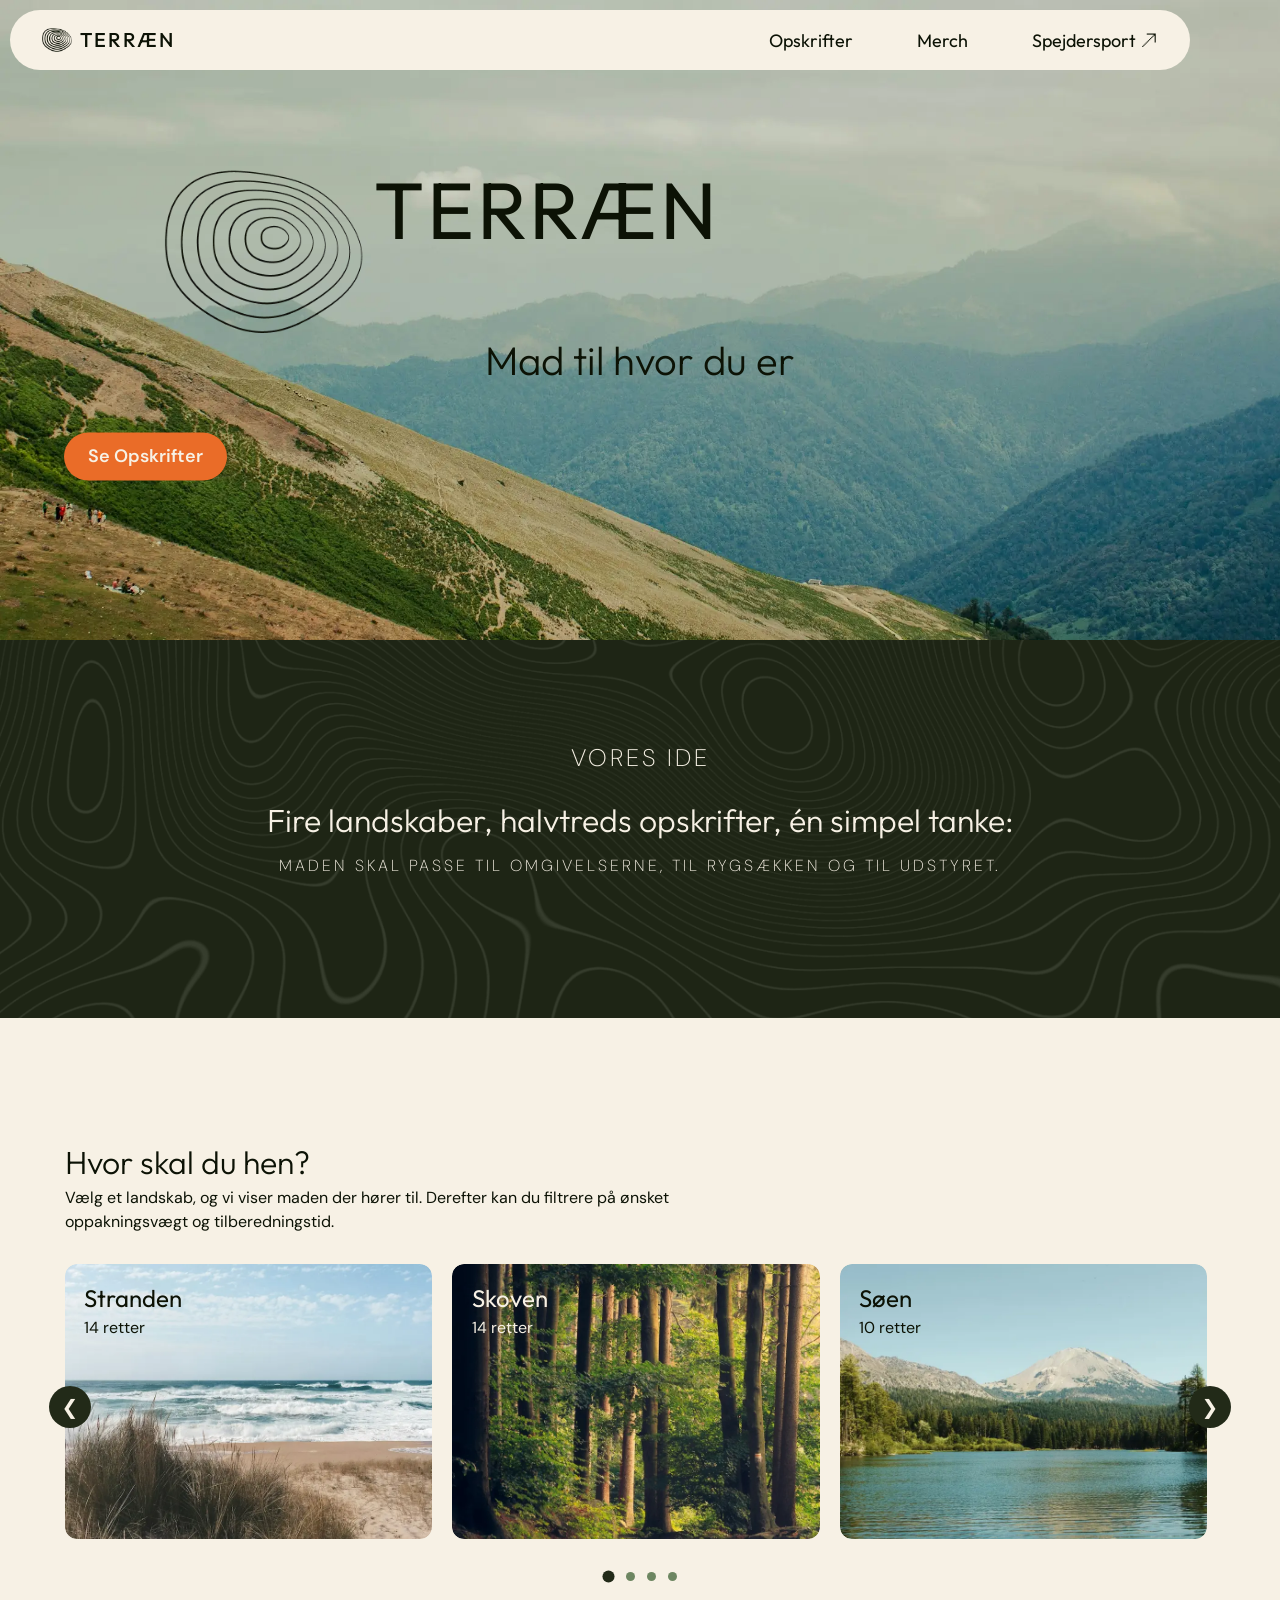
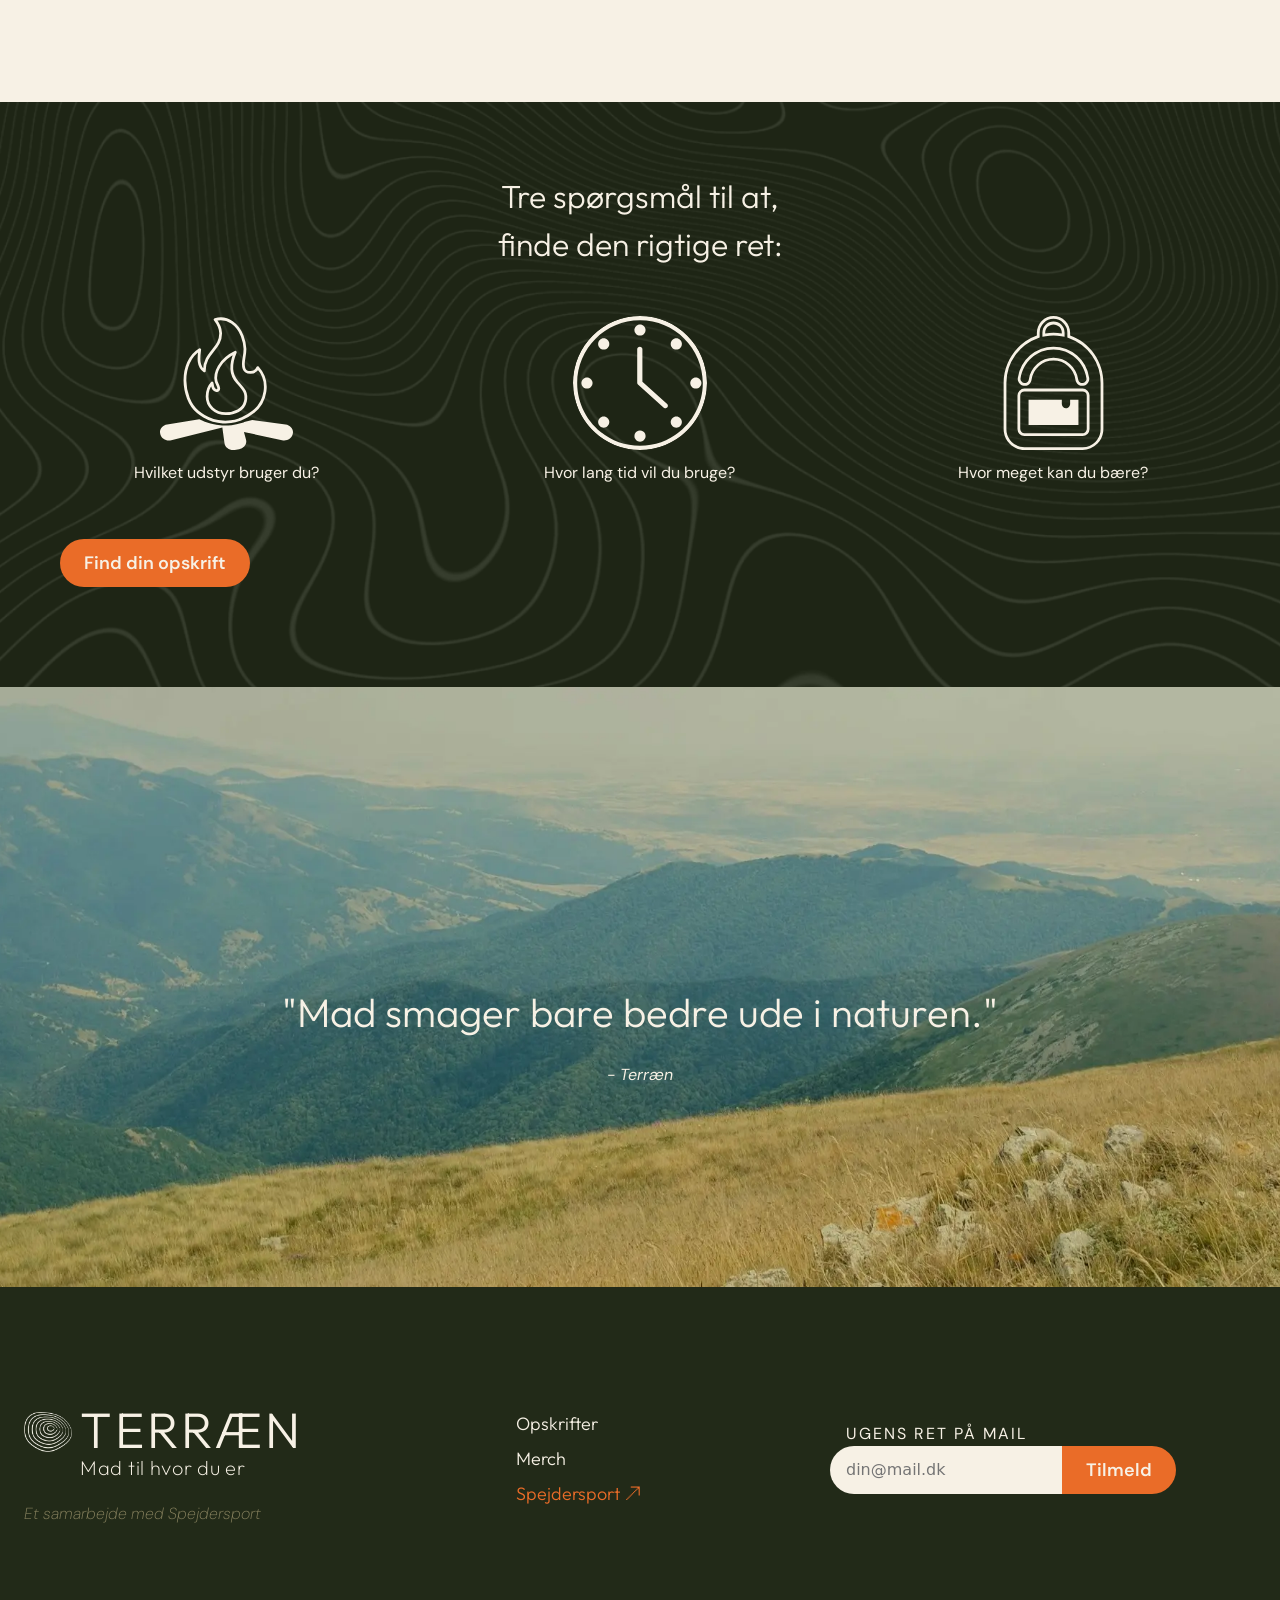
<file: index.html>
<!doctype html>
<html lang="da">

<head>
    <meta charset="UTF-8" />
    <meta name="viewport" content="width=device-width, initial-scale=1.0" />
    <link rel="preconnect" href="https://fonts.googleapis.com" />
    <link rel="preconnect" href="https://fonts.gstatic.com" crossorigin />
    <link
        href="https://fonts.googleapis.com/css2?family=DM+Sans:ital,opsz,wght@0,9..40,100..1000;1,9..40,100..1000&family=Outfit:wght@100..900&display=swap"
        rel="stylesheet" />
    <link rel="stylesheet" href="css/custom.css" />
    <link rel="stylesheet" href="css/general.css" />
    <link rel="stylesheet" href="css/index.css" />
    <meta name="robots" content="noindex, nofollow" />
    <link rel="apple-touch-icon" sizes="180x180" href="favicon/apple-touch-icon.png" />
    <link rel="icon" type="image/png" sizes="32x32" href="favicon/favicon-32x32.png" />
    <link rel="icon" type="image/png" sizes="16x16" href="favicon/favicon-16x16.png" />
    <link rel="manifest" href="favicon/site.webmanifest" />
    <script src="js/generel.js" defer></script>
    <script src="js/index.js" defer></script>
    <title>Forside</title>
</head>

<body>
    <header>
        <nav class="headernav">
            <a href="index.html" class="logo">
                <img src="imgs/logo-sort.webp"
                    alt="Logo for Terræn, en bølget spiral inspireret af et topografisk kort." />
                <p class="logo-txt">Terræn</p>
            </a>
            <button class="menuikon" aria-label="Åben mobil menu">
                <span class="toplinje"></span>
                <span class="midterlinje"></span>
                <span class="bundlinje"></span>
            </button>
            <ul class="headermenu">
                <li><span class="line"></span></li>
                <li><a class="navlink" href="productlist.html">Opskrifter</a></li>
                <li><span class="line"></span></li>
                <li><a class="navlink" href="merch.html">Merch</a></li>
                <li><span class="line"></span></li>
                <li><a class="navlink p-btm" href="https://www.spejdersport.dk/" target="_blank">Spejdersport
                        &#129125;</a></li>
            </ul>
        </nav>
    </header>
    <main>
        <section class="hero">
            <img src="imgs/hero.webp" alt="Et billede af en masse bjerge">
            <div class="hero_text">
                <div class="logo_text">
                    <img src="imgs/hero-logo.webp" alt="Terræn logo">
                    <h1>TERRÆN</h1>
                </div>
                <h2>Mad til hvor du er</h2>
                <a href="productlist.html" class="cta-btn">Se Opskrifter</a>
            </div>
        </section>

        <div class="our_idea first_idea">
            <!-- <img class="detail" src="imgs/pattern.webp" alt="et buende mønster oven på grøn farve"> -->
            <p class="caps_thin ide">Vores ide</p>
            <h3>Fire landskaber, halvtreds opskrifter, én simpel tanke:</h3>
            <p class="food_ide">Maden skal passe til omgivelserne, til rygsækken og til udstyret.</p>
        </div>
        <section class="gallery_section">
            <h3>Hvor skal du hen?</h3>
            <p>Vælg et landskab, og vi viser maden der hører til. Derefter kan du filtrere på ønsket oppakningsvægt og
                tilberedningstid.
            </p>
            <div class="gallery_wrapper">
                <button class="gallery_arrow prev" aria-label="Scroll til forrige billeder">&#10094;</button>
                <div class="gallery_track" id="galleryTrack">
                    <article class="gallery_card">
                        <a href="productlist.html">
                            <div class="gallery_image_wrap">
                                <img src="imgs/beach.webp"
                                    alt="Et billede af en sand banke med marehalm, og havet i baggrunden">
                                <div class="gallery_overlay hover beach">
                                    <h4>Stranden</h4>
                                    <p>14 retter <i class="right arrow"></i></p>
                                    <div class="hover_text">
                                        <p>Lyden af vinden, smagen af havet.</p>
                                    </div>
                                </div>
                            </div>
                        </a>
                    </article>

                    <article class="gallery_card">
                        <a href="productlist.html">
                            <div class="gallery_image_wrap">
                                <img src="imgs/forest.webp" alt="Et billede af en lysning i en løvtæt skov">
                                <div class="gallery_overlay hover forest">
                                    <h4>Skoven</h4>
                                    <p>14 retter <i class="right arrow"></i></p>
                                    <div class="hover_text">
                                        <p>Fugle, sol, skygge og duften af bål.</p>
                                    </div>
                                </div>
                            </div>
                        </a>
                    </article>

                    <article class="gallery_card">
                        <a href="productlist.html">
                            <div class="gallery_image_wrap">
                                <img src="imgs/lake.webp"
                                    alt="Et billede af en sø med skov og bjerge på den modsatte søbred">
                                <div class="gallery_overlay hover">
                                    <h4>Søen</h4>
                                    <p>10 retter <i class="right arrow"></i></p>
                                    <div class="hover_text">
                                        <p>Ro ved vandet. Morgenmad, rejer og søde stunder.</p>
                                    </div>
                                </div>
                            </div>
                        </a>
                    </article>

                    <article class="gallery_card">
                        <a href="productlist.html">
                            <div class="gallery_image_wrap">
                                <img src="imgs/mountain.webp"
                                    alt="Et billede af forskellige bjergrygge og lavthængende skyer">
                                <div class="gallery_overlay hover">
                                    <h4>Bjergene</h4>
                                    <p class="light">14 retter <i class="right arrow"></i></p>
                                    <div class="hover_text">
                                        <p>Adrenelin i højderne. Mad med god energi.</p>
                                    </div>
                                </div>
                            </div>
                        </a>
                    </article>

                </div>
                <button class="gallery_arrow next" aria-label="Scroll til næste billede">&#10095;</button>
            </div>
            <div class="gallery_dots" id="galleryDots">
                <button class="dot active" aria-label="Første position"></button>
                <button class="dot" aria-label="Anden position"></button>
                <button class="dot" aria-label="Tredje position"></button>
                <button class="dot" aria-label="Fjerde position"></button>
            </div>
        </section>

        <div class="our_idea">
            <!-- <img class="detail" src="imgs/pattern.webp" alt="et buende mønster oven på grøn farve"> -->
            <h3>Tre spørgsmål til at,</h3>
            <h3>finde den rigtige ret:</h3>
            <div class="q_icons">
                <div>
                    <img src="imgs/fire_symbol.svg" alt="Et ikon der ligner et bål">
                    <p>Hvilket udstyr bruger du?</p>
                </div>
                <div>
                    <img src="imgs/clock_symbol.svg" alt="Et ikon der ligner et vægur">
                    <p>Hvor lang tid vil du bruge?</p>
                </div>
                <div>
                    <img src="imgs/backpack_symbol.svg" alt="Et ikon der ligner en rygsæk">
                    <p>Hvor meget kan du bære?</p>
                </div>
            </div>
            <a href="productlist.html" class="cta-btn qa">Find din opskrift</a>
        </div>

        <div class="citat">
            <img src="imgs/banner.webp" alt="Et billede af en bjergryg i front med flere bjergrygge i baggrunden">
            <h2>"Mad smager bare bedre ude i naturen."</h2>
            <p>- <i>Terræn</i></p>
        </div>


    </main>

    <footer>
        <nav class="footernav">
            <a class="logo-link" href="index.html">
                <div class="logo">
                    <img src="imgs/logo-hvid.webp"
                        alt="Logo for Terræn, en bølget spiral inspireret af et topografisk kort." />
                    <div class="logo-txt-box">
                        <p class="footerlogo">Terræn</p>
                        <p class="logo-txt">Mad til hvor du er</p>
                    </div>
                    <p class="samarbejde">Et samarbejde med Spejdersport</p>
                </div>
            </a>
            <ul class="footermenu">
                <li><a class="navlink" href="productlist.html">Opskrifter</a></li>
                <li><a class="navlink" href="merch.html">Merch</a></li>
                <li><a class="navlink" id="orange" href="https://www.spejdersport.dk/" target="_blank">Spejdersport
                        &#129125;</a></li>
            </ul>
            <div class="nyhedsbrev">
                <p class="caps">Ugens ret på mail</p>
                <div class="tilmeld"><input type="email" placeholder="din@mail.dk" /><a class="cta-btn"
                        href="#">Tilmeld</a></div>
            </div>
        </nav>
    </footer>
</body>

</html>
</file>
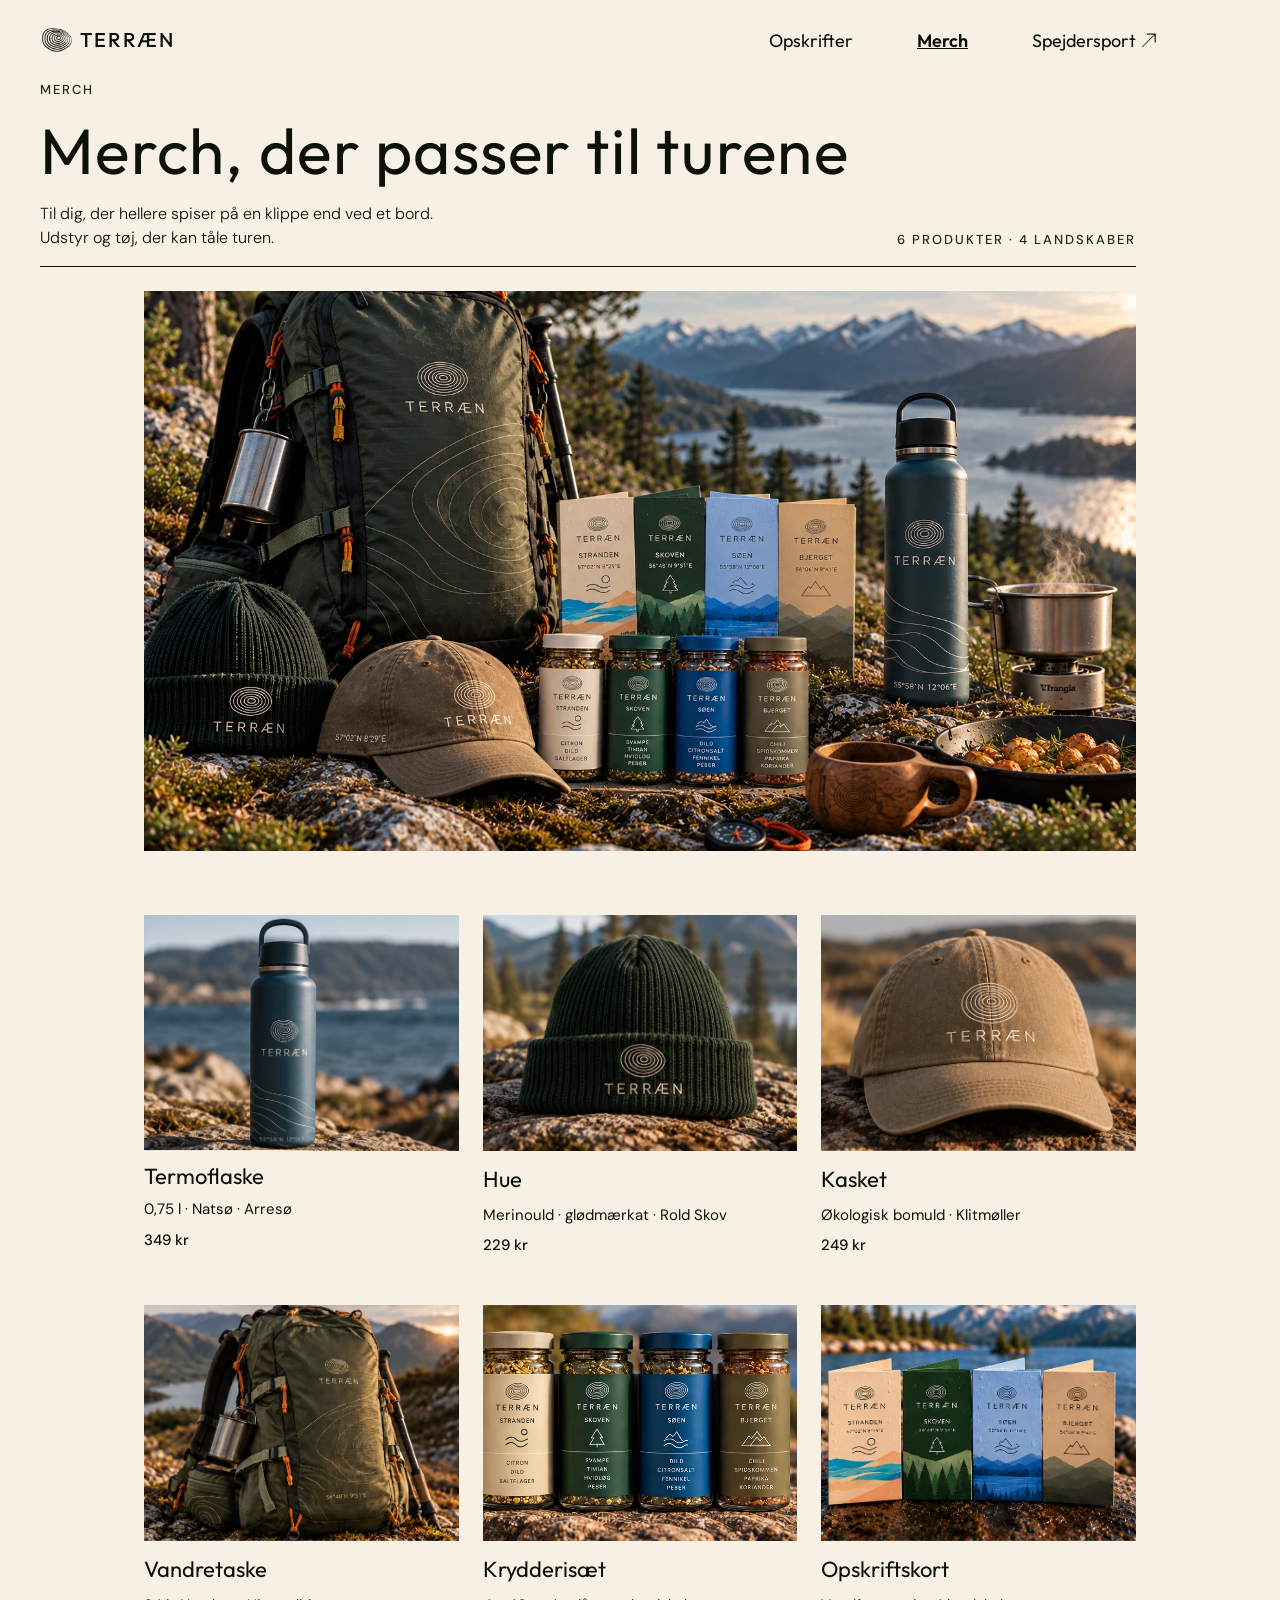
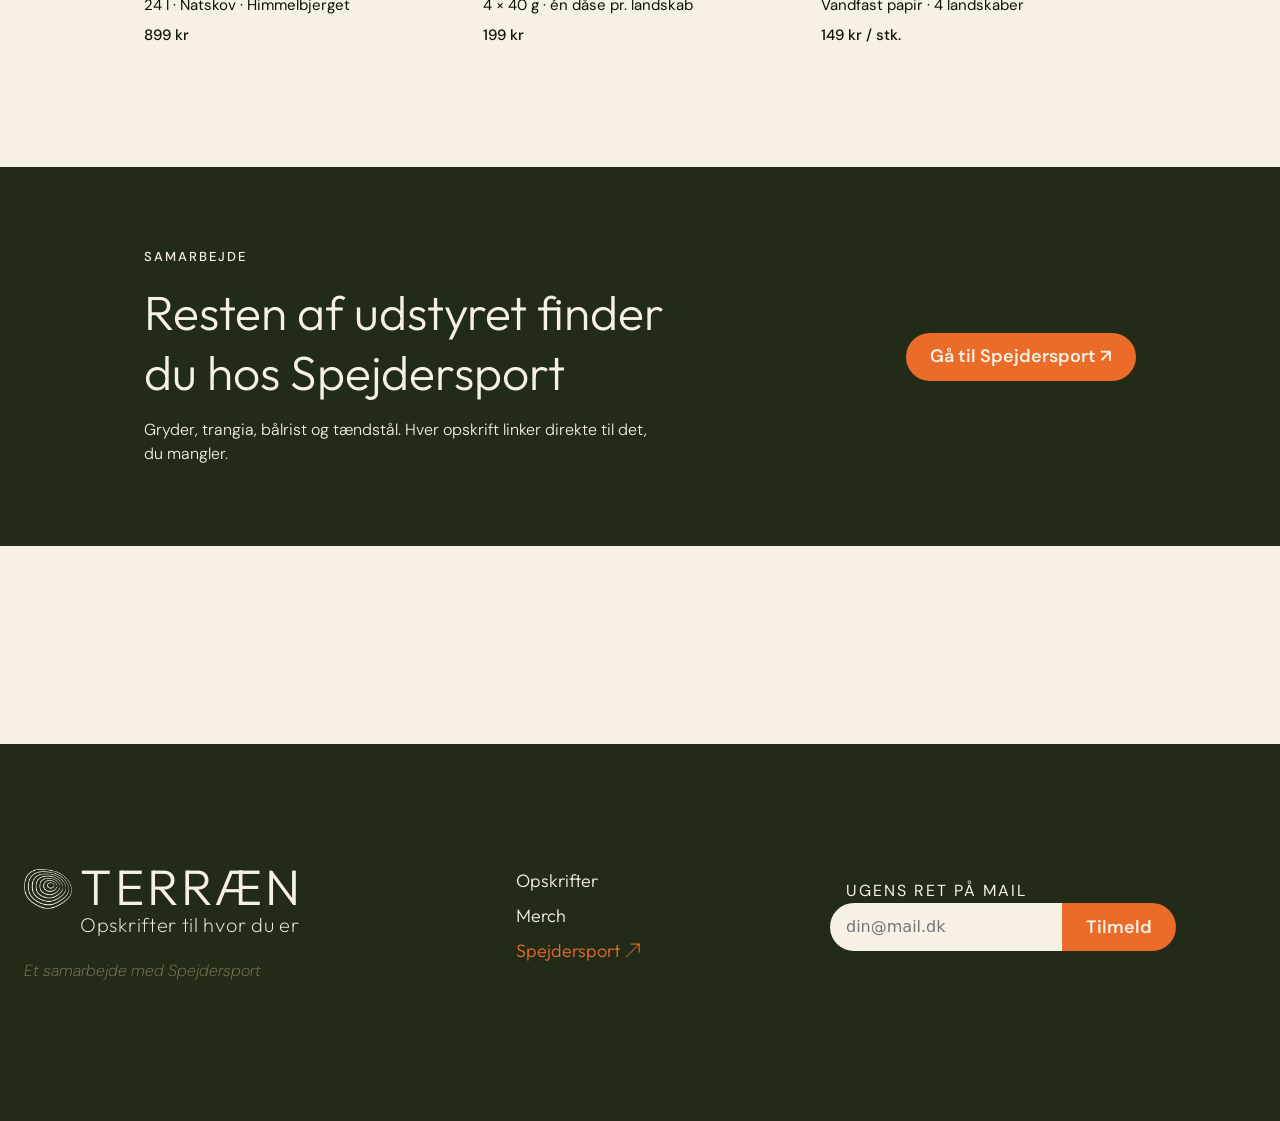
<file: merch.html>
<!doctype html>
<html lang="da">

<head>
  <meta charset="UTF-8" />
  <meta name="viewport" content="width=device-width, initial-scale=1.0" />
  <link rel="preconnect" href="https://fonts.googleapis.com" />
  <link rel="preconnect" href="https://fonts.gstatic.com" crossorigin />
  <link
    href="https://fonts.googleapis.com/css2?family=DM+Sans:ital,opsz,wght@0,9..40,100..1000;1,9..40,100..1000&family=Outfit:wght@100..900&family=Inter:wght@500;600&display=swap"
    rel="stylesheet" />
  <link rel="stylesheet" href="css/custom.css" />
  <link rel="stylesheet" href="css/general.css" />
  <link rel="stylesheet" href="css/merch.css" />
  <meta name="robots" content="noindex, nofollow" />
  <link rel="apple-touch-icon" sizes="180x180" href="favicon/apple-touch-icon.png" />
  <link rel="icon" type="image/png" sizes="32x32" href="favicon/favicon-32x32.png" />
  <link rel="icon" type="image/png" sizes="16x16" href="favicon/favicon-16x16.png" />
  <link rel="manifest" href="favicon/site.webmanifest" />
  <script src="js/generel.js" defer></script>
  <script src="js/index.js" defer></script>
  <title>Terræn Merch</title>
</head>

<body>
  <header>
    <nav class="headernav">
      <a href="index.html" class="logo">
        <img src="imgs/logo-sort.webp" alt="Logo for Terræn, en bølget spiral inspireret af et topografisk kort." />
        <p class="logo-txt">Terræn</p>
      </a>
      <button class="menuikon" aria-label="Åben mobil menu">
        <span class="toplinje"></span>
        <span class="midterlinje"></span>
        <span class="bundlinje"></span>
      </button>
      <ul class="headermenu">
        <li><span class="line"></span></li>
        <li><a class="navlink" href="productlist.html">Opskrifter</a></li>
        <li><span class="line"></span></li>
        <li><a id="visiting" class="navlink" href="merch.html">Merch</a></li>
        <li><span class="line"></span></li>
        <li><a class="navlink p-btm" href="https://www.spejdersport.dk/" target="_blank">Spejdersport &#129125;</a></li>
      </ul>
    </nav>
  </header>

  <main class="merch">
    <section class="merch-intro">
      <p class="caps lille-overskrift">Merch</p>
      <h1 class="merch-titel">Merch, der passer til turene</h1>
      <div class="merch-intro-bund">
        <p>Til dig, der hellere spiser på en klippe end ved et bord. Udstyr og tøj, der kan tåle turen.</p>
        <p class="caps lille-overskrift">6 produkter · 4 landskaber</p>
      </div>
    </section>

    <img class="merch-hero" src="imgs/merch/alle-produkter.webp" alt="Alle Terræn-produkter på en klippe ved en sø">

    <ul class="merchListe">
      <li class="merch-kort">
        <a href="merchprodukt.html?id=3">
          <img class="merch-kort-billede" src="imgs/merch/termoflaske-1.webp" alt="Termoflaske">
          <h2 class="merch-kort-navn">Termoflaske</h2>
          <p class="merch-kort-tekst">0,75 l · Natsø · Arresø</p>
          <p class="merch-kort-pris">349 kr</p>
        </a>
      </li>

      <li class="merch-kort">
        <a href="merchprodukt.html?id=6">
          <img class="merch-kort-billede" src="imgs/merch/hue-1.webp" alt="Hue">
          <h3 class="merch-kort-navn">Hue</h3>
          <p class="merch-kort-tekst">Merinould · glødmærkat · Rold Skov</p>
          <p class="merch-kort-pris">229 kr</p>
        </a>
      </li>

      <li class="merch-kort">
        <a href="merchprodukt.html?id=5">
          <img class="merch-kort-billede" src="imgs/merch/kasket-1.webp" alt="Kasket">
          <h3 class="merch-kort-navn">Kasket</h3>
          <p class="merch-kort-tekst">Økologisk bomuld · Klitmøller</p>
          <p class="merch-kort-pris">249 kr</p>
        </a>
      </li>

      <li class="merch-kort">
        <a href="merchprodukt.html?id=4">
          <img class="merch-kort-billede" src="imgs/merch/vandretaske-1.webp" alt="Vandretaske">
          <h3 class="merch-kort-navn">Vandretaske</h3>
          <p class="merch-kort-tekst">24 l · Natskov · Himmelbjerget</p>
          <p class="merch-kort-pris">899 kr</p>
        </a>
      </li>

      <li class="merch-kort">
        <a href="merchprodukt.html?id=2">
          <img class="merch-kort-billede" src="imgs/merch/krydderisaet-3.webp" alt="Krydderisæt">
          <h3 class="merch-kort-navn">Krydderisæt</h3>
          <p class="merch-kort-tekst">4 × 40 g · én dåse pr. landskab</p>
          <p class="merch-kort-pris">199 kr</p>
        </a>
      </li>

      <li class="merch-kort">
        <a href="merchprodukt.html?id=1">
          <img class="merch-kort-billede" src="imgs/merch/opskriftskort-1.webp" alt="Opskriftskort">
          <h3 class="merch-kort-navn">Opskriftskort</h3>
          <p class="merch-kort-tekst">Vandfast papir · 4 landskaber</p>
          <p class="merch-kort-pris">149 kr / stk.</p>
        </a>
      </li>
    </ul>

    <section class="spejdersport">
      <div class="spejdersport-tekst">
        <p class="caps lille-overskrift">Samarbejde</p>
        <h2 class="spejdersport-titel">Resten af udstyret finder du hos Spejdersport</h2>
        <p>Gryder, trangia, bålrist og tændstål. Hver opskrift linker direkte til det, du mangler.</p>
      </div>
      <a class="cta-btn" href="https://www.spejdersport.dk" target="_blank">Gå til Spejdersport ↗</a>
    </section>
  </main>

  <footer>
    <nav class="footernav">
      <a class="logo-link" href="index.html">
        <div class="logo">
          <img src="imgs/logo-hvid.webp" alt="Logo for Terræn, en bølget spiral inspireret af et topografisk kort." />
          <div class="logo-txt-box">
            <p class="footerlogo">Terræn</p>
            <p class="logo-txt">Opskrifter til hvor du er</p>
          </div>
          <p class="samarbejde">Et samarbejde med Spejdersport</p>
        </div>
      </a>
      <ul class="footermenu">
        <li><a class="navlink" href="productlist.html">Opskrifter</a></li>
        <li><a class="navlink" href="merch.html">Merch</a></li>
        <li><a class="navlink" id="orange" href="https://www.spejdersport.dk/" target="_blank">Spejdersport
            &#129125;</a></li>
      </ul>
      <div class="nyhedsbrev">
        <p class="caps">Ugens ret på mail</p>
        <div class="tilmeld"><input type="email" placeholder="din@mail.dk" /><a class="cta-btn" href="#">Tilmeld</a>
        </div>
      </div>
    </nav>
  </footer>
</body>

</html>
</file>
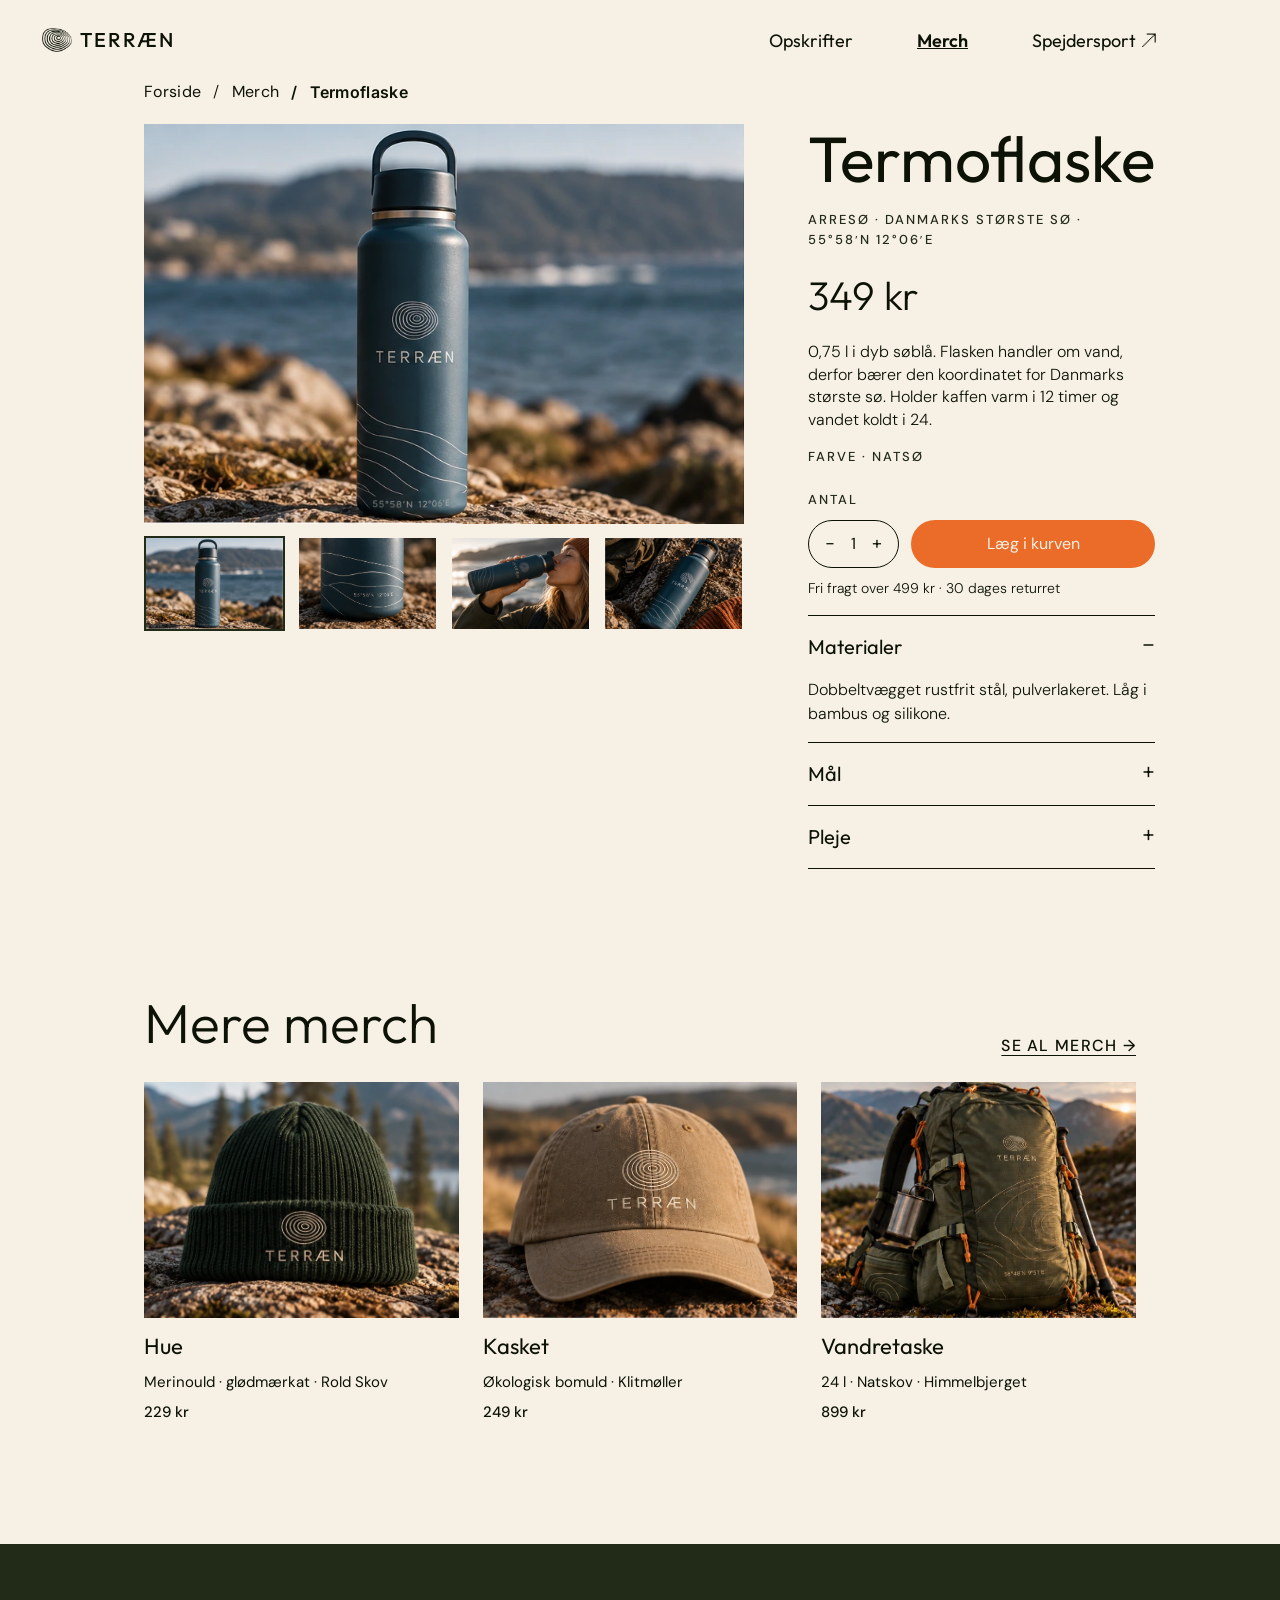
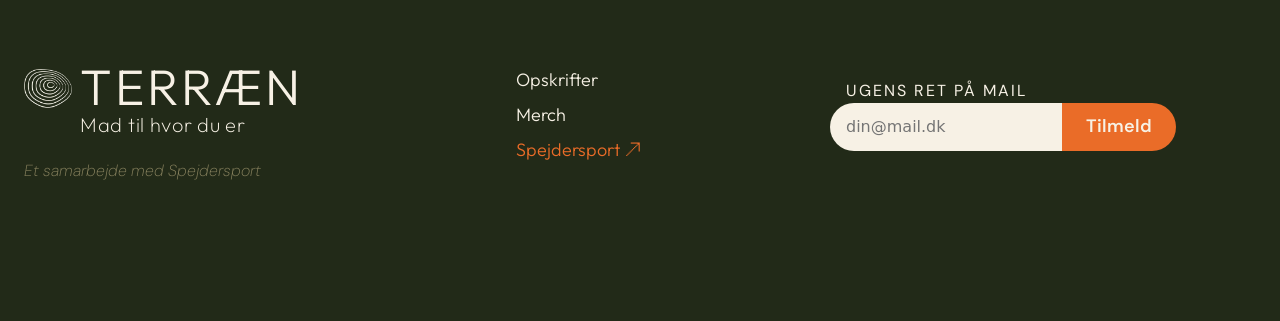
<file: merchprodukt.html>
<!doctype html>
<html lang="da">

<head>
  <meta charset="UTF-8" />
  <meta name="viewport" content="width=device-width, initial-scale=1.0" />
  <link rel="preconnect" href="https://fonts.googleapis.com" />
  <link rel="preconnect" href="https://fonts.gstatic.com" crossorigin />
  <link
    href="https://fonts.googleapis.com/css2?family=DM+Sans:ital,opsz,wght@0,9..40,100..1000;1,9..40,100..1000&family=Outfit:wght@100..900&family=Inter:wght@500;600&display=swap"
    rel="stylesheet" />
  <link rel="stylesheet" href="css/custom.css" />
  <link rel="stylesheet" href="css/general.css" />
  <link rel="stylesheet" href="css/merch.css" />
  <link rel="stylesheet" href="css/merchprodukt.css" />
  <meta name="robots" content="noindex, nofollow" />
  <link rel="apple-touch-icon" sizes="180x180" href="favicon/apple-touch-icon.png" />
  <link rel="icon" type="image/png" sizes="32x32" href="favicon/favicon-32x32.png" />
  <link rel="icon" type="image/png" sizes="16x16" href="favicon/favicon-16x16.png" />
  <link rel="manifest" href="favicon/site.webmanifest" />
  <script src="js/generel.js" defer></script>
  <script src="js/index.js" defer></script>
  <script src="js/merchprodukt.js" defer></script>
  <title>Terræn Merch</title>
</head>

<body>
  <header>
    <nav class="headernav">
      <a href="index.html" class="logo">
        <img src="imgs/logo-sort.webp" alt="Logo for Terræn, en bølget spiral inspireret af et topografisk kort." />
        <p class="logo-txt">Terræn</p>
      </a>
      <button class="menuikon" aria-label="Åben mobil menu">
        <span class="toplinje"></span>
        <span class="midterlinje"></span>
        <span class="bundlinje"></span>
      </button>
      <ul class="headermenu">
        <li><span class="line"></span></li>
        <li><a class="navlink" href="productlist.html">Opskrifter</a></li>
        <li><span class="line"></span></li>
        <li><a id="visiting" class="navlink" href="merch.html">Merch</a></li>
        <li><span class="line"></span></li>
        <li><a class="navlink p-btm" href="https://www.spejdersport.dk/" target="_blank">Spejdersport &#129125;</a></li>
      </ul>
    </nav>
  </header>

  <main class="merch produktside">
    <div class="produktIndhold">

    </div>

    <section class="mere-merch">
      <div class="mere-merch-top">
        <h2 class="mere-merch-titel">Mere merch</h2>
        <a class="se-al-merch" href="merch.html">Se al merch →</a>
      </div>
      <ul class="merchListe mereMerchListe">

      </ul>
    </section>
  </main>

  <footer>
    <nav class="footernav">
      <a class="logo-link" href="index.html">
        <div class="logo">
          <img src="imgs/logo-hvid.webp" alt="Logo for Terræn, en bølget spiral inspireret af et topografisk kort." />
          <div class="logo-txt-box">
            <p class="footerlogo">Terræn</p>
            <p class="logo-txt">Mad til hvor du er</p>
          </div>
          <p class="samarbejde">Et samarbejde med Spejdersport</p>
        </div>
      </a>
      <ul class="footermenu">
        <li><a class="navlink" href="productlist.html">Opskrifter</a></li>
        <li><a class="navlink" href="merch.html">Merch</a></li>
        <li><a class="navlink" id="orange" href="https://www.spejdersport.dk/" target="_blank">Spejdersport
            &#129125;</a></li>
      </ul>
      <div class="nyhedsbrev">
        <p class="caps">Ugens ret på mail</p>
        <div class="tilmeld"><input type="email" placeholder="din@mail.dk" /><a class="cta-btn" href="#">Tilmeld</a>
        </div>
      </div>
    </nav>
  </footer>
</body>

</html>
</file>
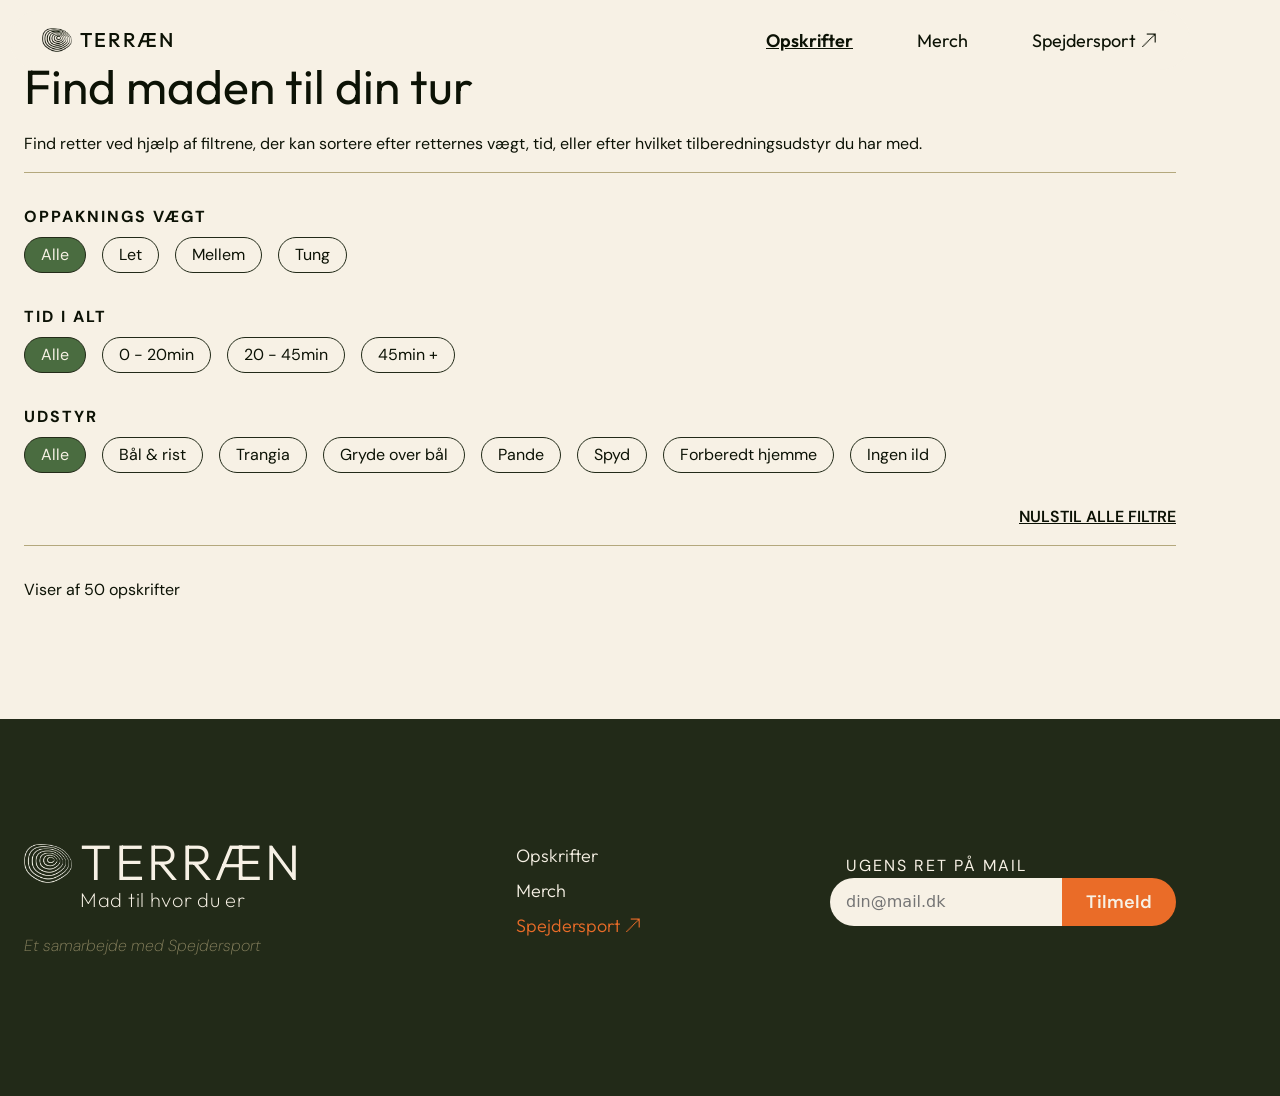
<file: productlist.html>
<!doctype html>
<html lang="da">

<head>
  <meta charset="UTF-8" />
  <meta name="viewport" content="width=device-width, initial-scale=1.0" />
  <link rel="preconnect" href="https://fonts.googleapis.com" />
  <link rel="preconnect" href="https://fonts.gstatic.com" crossorigin />
  <link
    href="https://fonts.googleapis.com/css2?family=DM+Sans:ital,opsz,wght@0,9..40,100..1000;1,9..40,100..1000&family=Outfit:wght@100..900&display=swap"
    rel="stylesheet" />
  <link rel="stylesheet" href="css/custom.css" />
  <link rel="stylesheet" href="css/general.css" />
  <link rel="stylesheet" href="css/productlist.css" />
  <meta name="robots" content="noindex, nofollow" />
  <link rel="apple-touch-icon" sizes="180x180" href="favicon/apple-touch-icon.png" />
  <link rel="icon" type="image/png" sizes="32x32" href="favicon/favicon-32x32.png" />
  <link rel="icon" type="image/png" sizes="16x16" href="favicon/favicon-16x16.png" />
  <link rel="manifest" href="favicon/site.webmanifest" />
  <script src="js/generel.js" defer></script>
  <script src="js/productlist.js" defer></script>
  <title>Opskrifter</title>
</head>

<body>
  <header>
    <nav class="headernav">
      <a href="index.html" class="logo">
        <img src="imgs/logo-sort.webp" alt="Logo for Terræn, en bølget spiral inspireret af et topografisk kort." />
        <p class="logo-txt">Terræn</p>
      </a>
      <button class="menuikon" aria-label="Åben mobil menu">
        <span class="toplinje"></span>
        <span class="midterlinje"></span>
        <span class="bundlinje"></span>
      </button>
      <ul class="headermenu">
        <li><span class="line"></span></li>
        <li><a id="visiting" class="navlink" href="productlist.html">Opskrifter</a></li>
        <li><span class="line"></span></li>
        <li><a class="navlink" href="merch.html">Merch</a></li>
        <li><span class="line"></span></li>
        <li><a class="navlink p-btm" href="https://www.spejdersport.dk/" target="_blank">Spejdersport &#129125;</a></li>
      </ul>
    </nav>
  </header>

  <main>
    <section class="txt">
      <p class="caps">Opskrifter</p>
      <h1 class="mobil">Find maden til din tur</h1>
      <p>Find retter ved hjælp af filtrene, der kan sortere efter retternes vægt, tid, eller efter hvilket
        tilberedningsudstyr du har med.</p>
      <span class="line"></span>
    </section>
    <section class="filters">
      <div class="filter-btns">
        <p class="caps"><strong>Oppaknings vægt</strong></p>
        <div class="flex-wrap oppakning">
          <button data-oppakning="alle" class="active-btn">Alle</button>
          <button data-oppakning="lett">Let</button>
          <button data-oppakning="mellem">Mellem</button>
          <button data-oppakning="tung">Tung</button>
        </div>
      </div>

      <div class="filter-btns">
        <p class="caps"><strong>Tid i alt</strong></p>
        <div class="flex-wrap total-tid">
          <button data-tid="alle" class="active-btn">Alle</button>
          <button data-tid="0-20">0 - 20min</button>
          <button data-tid="20-45">20 - 45min</button>
          <button data-tid="over45">45min +</button>
        </div>
      </div>

      <div class="filter-btns">
        <p class="caps"><strong>Udstyr</strong></p>
        <div class="flex-wrap udstyr">
          <button data-udstyr="alle" class="active-btn">Alle</button>
          <button data-udstyr="baal-rist">Bål &amp; rist</button>
          <button data-udstyr="trangia">Trangia</button>
          <button data-udstyr="gryde-baal">Gryde over bål</button>
          <button data-udstyr="pande">Pande</button>
          <button data-udstyr="spyd">Spyd</button>
          <button data-udstyr="forberedt-hjemme">Forberedt hjemme</button>
          <button data-udstyr="ingen-ild">Ingen ild</button>
        </div>
      </div>
      <a href="productlist.html" class="nulstil">Nulstil alle filtre</a>

      <span class="line"></span>
    </section>
    <section>
      <div class="viser-opskrifter">
        <p>
          Viser
          <span class="antal"></span>
          af 50 opskrifter
        </p>
      </div>
      <div class="opskrift-container">

      </div>
    </section>
  </main>

  <footer>
    <nav class="footernav">
      <a class="logo-link" href="index.html">
        <div class="logo">
          <img src="imgs/logo-hvid.webp" alt="Logo for Terræn, en bølget spiral inspireret af et topografisk kort." />
          <div class="logo-txt-box">
            <p class="footerlogo">Terræn</p>
            <p class="logo-txt">Mad til hvor du er</p>
          </div>
          <p class="samarbejde">Et samarbejde med Spejdersport</p>
        </div>
      </a>
      <ul class="footermenu">
        <li><a class="navlink" href="productlist.html">Opskrifter</a></li>
        <li><a class="navlink" href="merch.html">Merch</a></li>
        <li><a class="navlink" id="orange" href="https://www.spejdersport.dk/" target="_blank">Spejdersport
            &#129125;</a></li>
      </ul>
      <div class="nyhedsbrev">
        <p class="caps">Ugens ret på mail</p>
        <div class="tilmeld"><input type="email" placeholder="din@mail.dk" /><a class="cta-btn" href="#">Tilmeld</a>
        </div>
      </div>
    </nav>
  </footer>
</body>

</html>
</file>
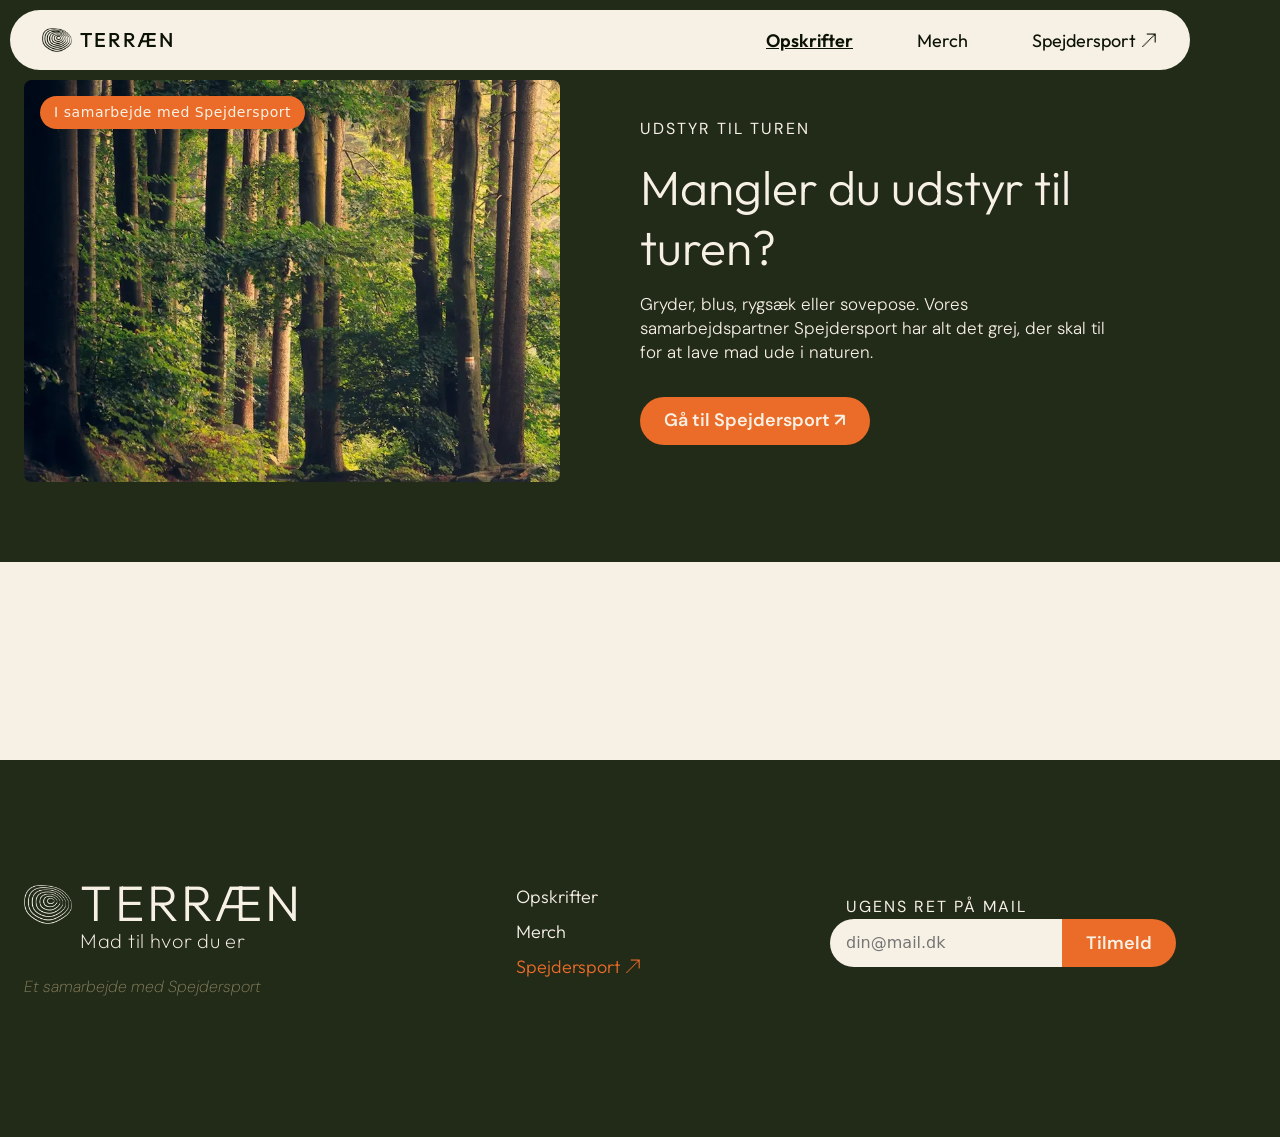
<file: singleview.html>
<!doctype html>
<html lang="da">

<head>
  <meta charset="UTF-8" />
  <meta name="viewport" content="width=device-width, initial-scale=1.0" />
  <link rel="preconnect" href="https://fonts.googleapis.com" />
  <link rel="preconnect" href="https://fonts.gstatic.com" crossorigin />
  <link
    href="https://fonts.googleapis.com/css2?family=DM+Sans:ital,opsz,wght@0,9..40,100..1000;1,9..40,100..1000&family=Outfit:wght@100..900&family=Inter:wght@500;600&display=swap"
    rel="stylesheet" />
  <link rel="stylesheet" href="css/custom.css" />
  <link rel="stylesheet" href="css/general.css" />
  <link rel="stylesheet" href="css/singleview.css" />
  <meta name="robots" content="noindex, nofollow" />
  <link rel="apple-touch-icon" sizes="180x180" href="favicon/apple-touch-icon.png" />
  <link rel="icon" type="image/png" sizes="32x32" href="favicon/favicon-32x32.png" />
  <link rel="icon" type="image/png" sizes="16x16" href="favicon/favicon-16x16.png" />
  <link rel="manifest" href="favicon/site.webmanifest" />
  <script src="js/generel.js" defer></script>
  <script src="js/index.js" defer></script>
  <script src="js/singleview.js" defer></script>
  <title>Opskrift</title>
</head>

<body>
  <header>
    <nav class="headernav">
      <a href="index.html" class="logo">
        <img src="imgs/logo-sort.webp" alt="Logo for Terræn, en bølget spiral inspireret af et topografisk kort." />
        <p class="logo-txt">Terræn</p>
      </a>
      <button class="menuikon" aria-label="Åben mobil menu">
        <span class="toplinje"></span>
        <span class="midterlinje"></span>
        <span class="bundlinje"></span>
      </button>
      <ul class="headermenu">
        <li><span class="line"></span></li>
        <li><a id="visiting" class="navlink" href="productlist.html">Opskrifter</a></li>
        <li><span class="line"></span></li>
        <li><a class="navlink" href="merch.html">Merch</a></li>
        <li><span class="line"></span></li>
        <li><a class="navlink p-btm" href="https://www.spejdersport.dk/" target="_blank">Spejdersport &#129125;</a></li>
      </ul>
    </nav>
  </header>

  <main class="singleview">
    <div class="opskriftIndhold">

    </div>

    <section class="udstyr-bg">
      <div class="udstyr" id="udstyr">
        <div class="udstyr-billede">
          <img src="imgs/forest.webp" alt="Sti gennem skoven">
          <div class="samarbejde-tag">I samarbejde med Spejdersport</div>
        </div>

        <div class="udstyr-tekst">
          <p class="caps lille-overskrift">Udstyr til turen</p>
          <h2 class="udstyr-titel">Mangler du udstyr til turen?</h2>
          <p>Gryder, blus, rygsæk eller sovepose. Vores samarbejdspartner Spejdersport har alt det grej, der skal til
            for
            at lave mad ude i naturen.</p>
          <a class="cta-btn udstyr-knap" href="https://www.spejdersport.dk" target="_blank">Gå til Spejdersport ↗</a>
        </div>
      </div>
    </section>
  </main>

  <footer>
    <nav class="footernav">
      <a class="logo-link" href="index.html">
        <div class="logo">
          <img src="imgs/logo-hvid.webp" alt="Logo for Terræn, en bølget spiral inspireret af et topografisk kort." />
          <div class="logo-txt-box">
            <p class="footerlogo">Terræn</p>
            <p class="logo-txt">Mad til hvor du er</p>
          </div>
          <p class="samarbejde">Et samarbejde med Spejdersport</p>
        </div>
      </a>
      <ul class="footermenu">
        <li><a class="navlink" href="productlist.html">Opskrifter</a></li>
        <li><a class="navlink" href="merch.html">Merch</a></li>
        <li><a class="navlink" id="orange" href="https://www.spejdersport.dk/" target="_blank">Spejdersport
            &#129125;</a></li>
      </ul>
      <div class="nyhedsbrev">
        <p class="caps">Ugens ret på mail</p>
        <div class="tilmeld"><input type="email" placeholder="din@mail.dk" /><a class="cta-btn" href="#">Tilmeld</a>
        </div>
      </div>
    </nav>
  </footer>
</body>

</html>
</file>
<file: css/custom.css>
:root {
  --color-black: #000;
  --color-white: #fff;
  --color-light: #f7f1e5;
  --color-light300: rgba(180, 168, 125, 1);
  --color-green400: #4a6c40;
  --color-green700: #222a18;
  --color-green900: #0c1205;
  --color-orange: #ea6c28;
}
</file>
<file: css/general.css>
/**************************CSS Reset**************************/
*,
::before,
::after {
  box-sizing: border-box;
  margin: 0;
  padding: 0;
}

html {
  interpolate-size: allow-keywords;
  font-family: system-ui, sans-serif;
  line-height: 1.5;
  -webkit-font-smoothing: antialiased;
}

h1,
h2 {
  line-height: 1.25;
}

p,
li {
  text-wrap: pretty;
}

img,
svg {
  display: block;
  width: 100%;
  height: auto;
}

label {
  display: block;
}

input,
button,
textarea,
select {
  font: inherit;
  color: inherit;
  background-color: transparent;
  font-size: max(1em, 16px);
}

textarea {
  resize: none;
  min-height: 4lh;
}

legend {
  padding: 0;
}

select,
::picker(select) {
  appearance: base-select;
}
/************************ Fonts ****************************/
body {
  background-color: var(--color-light);
  color: var(--color-green900);
}
h1 {
  font-family: "Outfit";
  font-size: 64px;
  font-weight: 400;
}
h1.mobil {
  font-size: 48px;
}
h2 {
  font-family: "Outfit";
  font-size: 40px;
  font-weight: 300;
}
h2.mobil {
  font-size: 36px;
}
h3 {
  font-family: "Outfit";
  font-size: 32px;
  font-weight: 300;
}
h3.mobil {
  font-size: 24px;
}
h4 {
  font-family: "Outfit";
  font-size: 24px;
  font-weight: 400;
}
h4.mobil {
  font-size: 20px;
}
p {
  font-family: "DM Sans";
  font-size: 16px;
  font-weight: 400;
}
p.caps {
  text-transform: uppercase;
  letter-spacing: 2px;
}
p.caps_thin {
  text-transform: uppercase;
  font-weight: 200;
  letter-spacing: 3px;
}
p.logo-txt {
  font-family: "Outfit";
  font-size: 20px;
  font-weight: 500;
  text-transform: uppercase;
  letter-spacing: 2px;
}
a {
  font-family: "DM Sans";
  font-weight: 400;
  text-decoration: none;
  color: var(--color-green900);
}
a.cta-btn,
.btn {
  font-size: 18px;
  font-weight: 600;
}
a.navlink {
  font-family: "Outfit";
  font-size: 18px;
}
#orange {
  color: var(--color-orange);
}
p.footerlogo {
  font-family: "Outfit";
  font-size: 50px;
  font-weight: 300;
  text-transform: uppercase;
  letter-spacing: 3px;
  color: var(--color-light);
}
/****************************Button**************************/
.cta-btn {
  display: block;
  background-color: var(--color-orange);
  width: fit-content;
  height: 48px;
  align-content: center;
  padding-inline: 1.5rem;
  border-radius: 100px;
  color: var(--color-light);
}
.cta-btn:hover {
  background-color: var(--color-green900);
}
button {
  border: none;
}
/********************* Header & Footer ******************************/
#visiting {
  font-weight: 600;
  text-decoration: underline;
}
header {
  position: absolute;
  max-width: 1200px;
  width: 100%;
  justify-self: center;
  z-index: 99;
}
.headernav {
  display: flex;
  position: relative;
  height: 60px;
  align-items: center;
  justify-content: space-between;
  background-color: var(--color-light);
  border-radius: 500px;
  padding-inline: 1rem;
  margin: 10px;
  z-index: 99;
}
.logo {
  display: flex;
  align-items: center;
  gap: 8px;
  padding: 1rem;
  z-index: 98;
  img {
    max-width: 30px;
  }
}
.menuikon {
  padding: 1rem;
  cursor: pointer;
  z-index: 98;
}
.toplinje,
.midterlinje,
.bundlinje {
  display: block;
  width: 24px;
  height: 3px;
  margin-block: 4px;
  border-radius: 5px;
  background-color: var(--color-green900);
  transition:
    0.4s ease-out,
    color linear 0.01s;
}
.headermenu {
  list-style: none;
  display: none;
}
/* Menu Åben */
.menuikon.menuopen .toplinje {
  transform: rotate(135deg) translate(3px, -3px);
}
.menuikon.menuopen .midterlinje {
  animation: midrotation 0.3s ease-out forwards;
}
@keyframes midrotation {
  0% {
    transform: rotate(0);
  }
  50% {
    opacity: 0.5;
    display: none;
  }
  99% {
    opacity: 0;
    transform: rotate(145deg);
  }
  100% {
    display: none;
  }
}
.menuikon.menuopen .bundlinje {
  transform: rotate(225deg) translate(2px, 2px);
}
.headermenu.menuopen {
  position: absolute;
  top: 30px;
  left: 0;
  display: grid;
  background-color: var(--color-light);
  padding: 30px 0 0 0;
  width: 100%;
  padding: 3rem 1rem 1rem;
  border-bottom-left-radius: 30px;
  border-bottom-right-radius: 30px;
  .line {
    display: block;
    height: 1px;
    width: 100%;
    background-color: var(--color-light300);
  }
  a {
    display: block;
    padding: 1rem;
  }
  a.p-btm {
    padding-bottom: 200px;
  }
}
.line {
  display: none;
}
/* Footer ***************************************************/
footer {
  width: 100%;
  justify-items: center;
  background-color: var(--color-green700);
  padding-block: 65px 85px;
  margin-top: 85px;
  p.caps {
    width: 290px;
    letter-spacing: 6%;
    margin-inline: 1rem;
  }
}
.footernav {
  display: flex;
  flex-wrap: wrap;
  column-gap: 3rem;
  color: var(--color-light);
  row-gap: 3rem;
  justify-content: center;
  max-width: 1200px;
  .logo {
    position: relative;
    align-items: start;
    width: fit-content;
    max-width: 287px;
    width: 100%;
    padding: 0;
    margin: 0 1.5rem 3.5rem;
    img {
      max-width: 48px;
      margin-top: 20px;
    }
    p.samarbejde {
      position: absolute;
      top: 110px;
      font-style: italic;
      color: var(--color-light300);
      font-weight: 200;
      letter-spacing: 11%;
      opacity: 0.7;
    }
  }
}
a.logo-link {
  color: var(--color-light);
}
.logo-txt-box {
  display: grid;
  p.logo-txt {
    line-height: 1px;
    font-size: 20px;
    font-weight: 200;
    text-transform: none;
    letter-spacing: 0.7px;
  }
}
.footermenu {
  list-style: none;
  padding-inline: 1.5rem;
  align-content: center;
  width: 320px;
  a.navlink {
    display: block;
    color: var(--color-light);
    font-weight: 300;
    padding-block: 0.25rem;
  }
}
.nyhedsbrev {
  color: var(--color-light);
  width: 100%;
  justify-items: center;
  align-content: center;
}
.tilmeld {
  display: flex;
  input {
    border: none;
    color: var(--color-green900);
    background-color: var(--color-light);
    padding: 0.5rem 1rem;
    border-top-left-radius: 50px;
    border-bottom-left-radius: 50px;
  }
  input:focus-visible {
    outline: none;
  }
  a.cta-btn {
    border-top-left-radius: 0;
    border-bottom-left-radius: 0;
  }
}
/* Desktop */
@media (min-width: 600px) {
  .footernav {
    row-gap: 5rem;
  }
  .footermenu,
  .nyhedsbrev {
    width: fit-content;
  }
  .nyhedsbrev {
    margin-right: 1.5rem;
  }
}
@media (min-width: 845px) {
  .menuikon {
    display: none;
  }
  .headermenu {
    display: flex;
    gap: 2rem;
    padding-right: 1rem;
  }
}
@media (min-width: 948px) {
  footer {
    padding-block: 105px 140px;
  }
  .footernav {
    column-gap: 0;
    justify-content: space-between;
    width: 100%;
  }
}
</file>
<file: css/index.css>
/*
Mini guide, bare slet dette hvis det er irrelevant for dig

Farve variabler:
Eggwhite: var(--color-light);  (Den vi bruger som hvid)
Grøn: var(--color-green400);
Mørkegrøn: var(--color-green700);
Sortgrøn: var(--color-green900);  (Den vi bruger som sort)
CTA-Orange: var(--color-orange);

Just in case;
Hvid: var(--color-white);
Sort: var(--color-black);
*/
/* -------------------------------------------------------------- */

/* Generelt (mobile) */
.hero {
  position: relative;
  width: 100%;
  height: 600px;
  overflow: hidden;
}
.hero img {
  width: 100%;
  height: 100%;
  object-fit: cover;
  display: block;
}
.hero_text {
  position: absolute;
  top: 50%;
  left: 50%;
  transform: translate(-50%, -50%);
  text-align: center;
  place-items: center;
  color: var(--color-green900);
  width: 90%;
  h2 {
    margin-bottom: 3rem;
  }
}
.logo_text {
  display: flex;
  flex-direction: row;
}
.logo_text img {
  width: 20%;
  padding-right: 10px;
}

.our_idea {
  position: relative;
  overflow: hidden;
  background: url("../imgs/pattern.webp") no-repeat;
  background-size: cover;
  background-color: var(--color-green700);
  color: var(--color-light);
  text-align: center;
  padding: 70px 60px 90px 60px;
  place-items: center;
  h3 {
    z-index: 3;
  }
  p {
    z-index: 3;
  }
}
.first_idea {
  padding: 100px 90px 140px 90px;
  h3 {
    padding-bottom: 30px;
  }
}
/* .detail {
  position: absolute;
  width: 130%;
  object-fit: cover;
  opacity: 11%;
  inset: 0;
  pointer-events: none;
  z-index: 0;
} */
/* .arrow {
  border: solid var(--color-green900);
  border-width: 0 3px 3px 0;
  display: inline-block;
  padding: 3px;
}
.right {
  transform: rotate(-45deg);
  -webkit-transform: rotate(-45deg);
} */
.q_icons {
  display: grid;
  grid-template-columns: 1fr 1fr 1fr;
  gap: 20px;
  padding-top: 3rem;
  padding-bottom: 3.4rem;
  /* align-items: center; */
  img {
    width: 60%;
    margin-inline: auto;
    margin-bottom: 7px;
  }
}
.qa {
  margin-bottom: 10px;
}

.ide {
  font-size: 24px;
  padding-bottom: 20px;
}
.citat {
  position: relative;
  height: 600px;
}
.citat img {
  width: 100%;
  height: 100%;
  object-fit: cover;
}
.citat h2,
.citat p {
  position: absolute;
  left: 50%;
  transform: translateX(-50%);
  width: 80%;
  color: var(--color-light);
  text-align: center;
  z-index: 1;
}
.citat h2 {
  bottom: 230px;
}
.citat p {
  bottom: 180px;
}
.hover_text {
  margin-top: 160px;
  padding-block: 10px;
  padding-left: 8px;
  background-color: rgba(128, 128, 128, 0.75);
  color: var(--color-light);
}
/* Galleri banner */
.gallery_section {
  max-width: 1200px;
  margin: 0 auto;
  padding: 90px 25px 70px 25px;
}
.gallery_wrapper {
  position: relative;
  display: flex;
  align-items: center;
}
.gallery_track {
  display: flex;
  gap: 20px;
  overflow-x: auto; /*tilføjer en relativt simpel horisontal scrollbar til hvis man har en række af ting man vil bladre igennem*/
  scroll-behavior: smooth; /*gør så det ikke bare hopper fra billede til billede*/
  scroll-snap-type: x mandatory; /*x - effekten sidder på x-aksen. mandatory - bevæger sig automatisk til et "snap point" efter scroll er færdig udført*/
  scrollbar-width: none; /*gemmer scrollbaren, men funktionen er stadig brugbar*/
  width: 100%;
  padding: 10px 4px 20px;
}
.gallery_track::-webkit-scrollbar {
  display: none;
}
.gallery_card {
  flex: 0 0 calc((100% - 40px) / 3); /*bruges til at bestemme om et flex'et item kan vokse eller mindskes i en flex container - brugbart til karuseller der viser flere billeder på én gang*/
  min-width: 0;
  position: relative;
  scroll-snap-align: start;
  overflow: hidden;
  border-radius: 12px;
  cursor: pointer;
}
.gallery_card img {
  display: block;
  width: 100%;
  aspect-ratio: 4/3;
  object-fit: cover;
  transition: transform 0.3s ease;
}
.gallery_image_wrap {
  position: relative;
  overflow: hidden;
  border-radius: 12px;
}
.gallery_overlay {
  position: absolute;
  display: flex;
  flex-direction: column;
  justify-content: flex-start;
  padding: 1rem 1.2rem;
  color: var(--color-green900);
  z-index: 1;
  inset: 0;
}
.gallery_overlay.forest {
  color: var(--color-light);
}
/* .light {
  color: var(--color-light);
} */
.gallery_arrow {
  display: grid;
  place-items: center;
  position: absolute;
  z-index: 2;
  top: 50%;
  transform: translateY(-50%);
  width: 42px;
  height: 42px;
  border: none;
  border-radius: 50%;
  background-color: var(--color-green700);
  color: var(--color-light);
  font-size: 20px;
  cursor: pointer;
}
.gallery_arrow:hover {
  background-color: var(--color-green900);
}
.gallery_arrow.prev {
  left: -16px;
}
.gallery_arrow.next {
  right: -16px;
}
.gallery_arrow:focus-visible {
  outline: 3px solid var(--color-green700);
  outline-offset: 3px;
}
.gallery_dots {
  display: flex;
  justify-content: center;
  align-items: center;
  gap: 12px;
  margin-top: 12px;
}
.gallery_dots .dot {
  width: 9px;
  height: 9px;
  padding: 0;
  opacity: 0.8;
  border: none;
  border-radius: 50%;
  background: var(--color-green400);
  cursor: pointer;
  transition:
    background 0.3s ease,
    transform 0.3s ease;
}
.gallery_dots .dot.active {
  background: var(--color-green700);
  transform: scale(1.1);
  opacity: 1;
  height: 11px;
  width: 11px;
}
.gallery_dots .dot:hover {
  background: var(--color-green900);
}
footer {
  margin: 0;
}

@media (max-width: 800px) {
  .gallery_card {
    flex: 0 0 100%;
  }
  /* .gallery_arrow {
    width: 36px;
    height: 36px;
  } */
}

/* Desktop */
@media (min-width: 800px) {
  .hero {
    height: 100%;
  }
  h1 {
    letter-spacing: 3px;
    font-size: 80px;
  }
  .food_ide {
    text-transform: uppercase;
    font-weight: 200;
    letter-spacing: 3px;
  }
  .first_idea h3 {
    padding-bottom: 10px;
  }
  .logo_text {
    margin-left: 100px;
  }
  .logo_text img {
    padding-top: 10px;
  }

  .citat h2,
  .citat p {
    position: absolute;
    left: 50%;
    transform: translateX(-50%);
    color: var(--color-light);
    text-align: center;
    z-index: 1;
  }
  .citat h2 {
    bottom: 250px;
  }
  .citat p {
    bottom: 200px;
  }
  .hover_text {
    visibility: hidden;
  }
  .gallery_section {
    padding: 120px 25px;
    p {
      margin-bottom: 20px;
      width: 55ch;
    }
  }
  .gallery_card:hover img {
    transform: scale(1.02);
    filter: blur(1px) grayscale(50%) brightness(50%);
  }
  .gallery_card:hover {
    .hover_text {
      visibility: visible;
      margin-top: 30px;
      padding-left: 0%;
      background-color: rgba(128, 128, 128, 0);
    }
    .hover {
      color: var(--color-light);
    }
  }
  .q_icons {
    gap: 80px;
    img {
      width: 40%;
      margin-bottom: 11px;
    }
  }
  .detail {
    opacity: 5%;
    width: 120%;
  }
}
</file>
<file: css/merch.css>
/* Sidemargin */
.merch {
  --side-margin: 24px;
}

.merchListe,
.breadcrumbs ol {
  list-style: none;
}

.lille-overskrift {
  font-size: 13px;
  font-weight: 500;
  letter-spacing: 0.08em;
  color: var(--color-green700);
}

/* ---------- Intro ---------- */

.merch-intro {
  display: flex;
  flex-direction: column;
  gap: 16px;
  padding: 80px var(--side-margin) 24px 40px;
}

.merch-titel {
  font-size: 44px;
  line-height: 1.1;
  letter-spacing: 0.02em;
}

.merch-intro-bund {
  display: flex;
  flex-direction: column;
  gap: 16px;
  padding-bottom: 16px;
  border-bottom: 1px solid var(--color-green900);
}
.merch-intro-bund p:not(.lille-overskrift) {
  font-weight: 300;
  max-width: 420px;
}

/* ---------- Stort billede ---------- */

.merch-hero {
  padding: 0 var(--side-margin);
  aspect-ratio: 3 / 2;
  object-fit: cover;
}

/* ---------- Produktkort ---------- */

.merchListe {
  display: grid;
  grid-template-columns: 1fr 1fr;
  gap: 32px 12px;
  padding: 48px var(--side-margin) 80px;
}

.merch-kort a {
  display: flex;
  flex-direction: column;
  align-items: flex-start;
  gap: 8px;
}

.merch-kort-billede {
  aspect-ratio: 4 / 3;
  object-fit: cover;
  margin-bottom: 4px;
  transition: opacity 0.2s;
}
.merch-kort a:hover .merch-kort-billede {
  opacity: 0.85;
}

.merch-kort-navn {
  font-size: 18px;
  font-weight: 400;
}
.merch-kort-tekst,
.merch-kort-pris {
  font-size: 14px;
}
.merch-kort-pris {
  font-weight: 500;
}

/* ---------- Spejdersport ---------- */

.spejdersport {
  display: flex;
  flex-direction: column;
  gap: 32px;
  margin-bottom: 80px;
  padding: 80px var(--side-margin);
  background-color: var(--color-green700);
  color: var(--color-light);
}

.spejdersport-tekst {
  display: flex;
  flex-direction: column;
  gap: 16px;
}
.spejdersport .lille-overskrift {
  color: var(--color-light);
}
.spejdersport-titel {
  font-size: 36px;
  color: var(--color-light);
}
.spejdersport-tekst p:not(.lille-overskrift) {
  font-weight: 300;
}

.spejdersport .cta-btn:hover {
  background-color: var(--color-light);
  color: var(--color-green900);
}
footer {
  margin: 0;
}
/* ---------- Desktop ---------- */

@media (min-width: 1200px) {
  .merch {
    --side-margin: 144px;
  }

  .merch-titel {
    font-size: 64px;
  }

  .merch-intro-bund {
    flex-direction: row;
    justify-content: space-between;
    align-items: flex-end;
  }

  .merch-hero {
    aspect-ratio: auto;
    height: 560px;
  }

  .merchListe {
    grid-template-columns: repeat(3, 1fr);
    gap: 48px 24px;
    padding: 64px var(--side-margin) 120px;
  }
  .merch-kort-navn {
    font-size: 22px;
  }
  .merch-kort-tekst,
  .merch-kort-pris {
    font-size: 15px;
  }

  .spejdersport {
    flex-direction: row;
    justify-content: space-between;
    align-items: center;
    margin-bottom: 198px;
  }
  .spejdersport-tekst {
    max-width: 560px;
  }
  .spejdersport-titel {
    font-size: 48px;
  }
}
</file>
<file: css/merchprodukt.css>
/* ---------- Brødkrummer ---------- */

.breadcrumbs {
  padding: 80px var(--side-margin) 16px;
}
.breadcrumbs ol {
  display: flex;
  flex-wrap: wrap;
  gap: 4px 10px;
  font-family: "DM Sans";
  font-weight: 300;
  font-size: 14px;
}
.breadcrumbs li + li::before {
  content: "/";
  margin-right: 10px;
}
.breadcrumbs a {
  color: inherit;
}
.breadcrumbs a:hover {
  text-decoration: underline;
}
.breadcrumb-navn {
  font-family: "Inter";
  font-weight: 600;
}

/* ---------- Produkt ---------- */

.produkt {
  display: flex;
  flex-direction: column;
  gap: 32px;
  padding: 0 var(--side-margin) 64px;
}

/* Galleri */
.galleri {
  display: flex;
  flex-direction: column;
  gap: 10px;
}
.hovedbillede {
  aspect-ratio: 3 / 2;
  object-fit: cover;
}
.thumbs {
  display: grid;
  grid-template-columns: repeat(4, 1fr);
  gap: 8px;
}
.thumb {
  border: 2px solid transparent;
  cursor: pointer;
}
.thumb img {
  aspect-ratio: 3 / 2;
  object-fit: cover;
}
.thumb.aktiv,
.thumb:hover {
  border-color: var(--color-green700);
}

/* Info */
.produkt-info {
  display: flex;
  flex-direction: column;
  align-items: flex-start;
  gap: 16px;
}

.produkt-titel {
  font-size: 48px;
  line-height: 1.1;
}

.produkt-pris {
  font-family: "Outfit";
  font-weight: 300;
  font-size: 32px;
}

.produkt-beskrivelse {
  font-weight: 300;
  line-height: 1.4;
}

/* Antal */
.koeb {
  display: flex;
  flex-direction: column;
  gap: 10px;
  width: 100%;
  padding-top: 8px;
}
.koeb-raekke {
  display: flex;
  gap: 12px;
}
.antal {
  display: flex;
  align-items: center;
  gap: 16px;
  height: 48px;
  padding: 0 16px;
  border: 1px solid var(--color-green900);
  border-radius: 100px;
  font-family: "DM Sans";
}
.antal button {
  border: 0;
  cursor: pointer;
  font-size: 18px;
}
.koeb-knap {
  flex: 1;
  border: 0;
  cursor: pointer;
  font-family: "DM Sans";
}
.fragt {
  font-size: 14px;
  font-weight: 300;
}

/* Materialer, Mål, Pleje */
.fold-ud {
  width: 100%;
  border-top: 1px solid var(--color-green900);
}
.fold-ud details {
  border-bottom: 1px solid var(--color-green900);
}
.fold-ud summary {
  display: flex;
  justify-content: space-between;
  padding: 16px 0;
  font-family: "Outfit";
  font-size: 20px;
  cursor: pointer;
  list-style: none;
}
.fold-ud summary::-webkit-details-marker {
  display: none;
}
.fold-ud summary::after {
  content: "+";
  font-weight: 300;
  font-size: 24px;
  line-height: 1;
}
.fold-ud details[open] summary::after {
  content: "−";
}
.fold-ud details p {
  padding-bottom: 16px;
  font-weight: 300;
}

/* ---------- Mere merch ---------- */

.mere-merch-top {
  display: flex;
  flex-direction: column;
  gap: 8px;
  padding: 0 var(--side-margin);
}
.mere-merch-titel {
  font-size: 36px;
}
.se-al-merch {
  font-weight: 500;
  text-transform: uppercase;
  letter-spacing: 0.08em;
  text-decoration: underline;
  text-underline-offset: 4px;
}
.mereMerchListe {
  padding-top: 24px;
}

/* ---------- Desktop ---------- */

@media (min-width: 1200px) {
  .breadcrumbs {
    padding: 80px var(--side-margin) 20px;
  }
  .breadcrumbs ol {
    font-size: 16px;
    letter-spacing: 0.02em;
    gap: 12px;
  }
  .breadcrumbs li + li::before {
    margin-right: 12px;
  }

  .produkt {
    flex-direction: row;
    align-items: flex-start;
    gap: 64px;
    padding-bottom: 120px;
  }
  .galleri {
    flex: 0 0 600px;
    gap: 12px;
  }
  .thumbs {
    gap: 12px;
  }
  .produkt-info {
    flex: 1;
  }

  .produkt-titel {
    font-size: 64px;
  }
  .produkt-pris {
    font-size: 40px;
  }

  .mere-merch-top {
    flex-direction: row;
    justify-content: space-between;
    align-items: flex-end;
  }
  .mere-merch-titel {
    font-size: 55px;
  }
}
</file>
<file: css/productlist.css>
section {
  display: grid;
  gap: 1rem;
  max-width: 1200px;
  width: 100%;
  place-self: center;
  padding: 1rem 1.5rem;
}
.txt {
  p.caps {
    color: var(--color-green400);
  }
}
.line {
  display: block;
  height: 1px;
  width: 100%;
  background-color: var(--color-light300);
}
a.nulstil {
  font-weight: 600;
  text-decoration: underline;
  text-transform: uppercase;
  text-align: end;
  cursor: pointer;
}
.filter-btns {
  display: grid;
  gap: 0.5rem;
  padding-bottom: 1rem;
}
.flex-wrap {
  display: flex;
  flex-wrap: wrap;
  column-gap: 1rem;
  row-gap: 0.5rem;
  button {
    font-family: "DM Sans";
    padding: 5px 1rem;
    border: 1px solid var(--color-green700);
    border-radius: 40px;
    cursor: pointer;
  }
  button:hover,
  button.active-btn {
    background-color: var(--color-green400);
    color: var(--color-light);
  }
}
.opskrift-container {
  display: grid;
  grid-template-columns: 1fr 1fr;
  gap: 1rem;
}
a.opskrift {
  display: grid;
  grid-auto-rows: min-content;
  p {
    padding-top: 4px;
  }
  h4 {
    font-weight: 500;
  }
}
.grid_1-1 {
  display: grid;
  grid-template-columns: 1fr auto;
  gap: 0.5rem;
}
@media (min-width: 600px) {
  .opskrift-container {
    grid-template-columns: repeat(auto-fill, minmax(220px, 1fr));
    row-gap: 2rem;
  }
}
</file>
<file: css/singleview.css>
.singleview {
  --side-margin: 24px;
}

.breadcrumbs ol,
.trin-liste,
.ingrediens-liste {
  list-style: none;
}

.lille-overskrift {
  letter-spacing: 0.08em;
  color: var(--color-green700);
}

/* ---------- Hero ---------- */

.opskrift-top {
  display: flex;
  flex-direction: column;
  gap: 24px;
  padding-bottom: 60px;
}

.opskrift-billede {
  order: -1;
  width: 100%;
  aspect-ratio: 1184 / 1120;
  object-fit: cover;
}

.breadcrumbs {
  display: none;
  padding: 0 var(--side-margin);
}
.breadcrumbs ol {
  display: flex;
  flex-wrap: wrap;
  gap: 4px 10px;
  font-family: "DM Sans";
  font-weight: 300;
  font-size: 14px;
}
.breadcrumbs li + li::before {
  content: "/";
  margin-right: 10px;
}
.breadcrumbs a {
  color: inherit;
  text-decoration: none;
}
.breadcrumbs a:hover {
  text-decoration: underline;
}
.breadcrumb-navn {
  font-family: "Inter";
  font-weight: 600;
}

.opskrift-tekst {
  display: flex;
  flex-direction: column;
  gap: 24px;
  padding: 0 var(--side-margin);
}

.opskrift-titel {
  font-family: "Outfit";
  font-weight: 400;
  font-size: 48px;
  line-height: 1.2;
  letter-spacing: 0.02em;
  color: var(--color-green900);
}

.info-liste {
  display: grid;
  grid-template-columns: 1fr 1fr;
  gap: 16px;
  padding: 16px 0;
  color: var(--color-black);
}
.info-liste dt {
  color: var(--color-green700);
  font-family: "DM Sans";
  font-weight: 600;
  font-size: 16px;
  letter-spacing: 0.06em;
  text-transform: uppercase;
}
.info-liste dd {
  font-family: "DM Sans";
  font-weight: 300;
  font-size: 16px;
  line-height: 1.3;
  letter-spacing: 0.02em;
}

/* ---------- Opskrift ---------- */

.opskrift-detaljer {
  display: grid;
  grid-template-columns: 3fr 4fr;
  gap: 40px;
  padding-bottom: 80px;
}

.fremgangsmaade {
  display: flex;
  flex-direction: column;
  gap: 16px;
  padding: 0 var(--side-margin);
}
.fremgangsmaade-titel {
  padding-bottom: 12px;
  font-family: "Outfit";
  font-weight: 300;
  font-size: 36px;
  letter-spacing: 0.02em;
  color: var(--color-green700);
}
.trin-liste li {
  display: flex;
  align-items: center;
  gap: 24px;
  padding: 16px 0;
  border-top: 1px solid var(--color-green400);
}
.trin-nummer {
  flex-shrink: 0;
  font-family: "Outfit";
  font-size: 31px;
  color: var(--color-green700);
}
.trin-liste p {
  font-family: "DM Sans";
  font-weight: 300;
  font-size: 16px;
  line-height: 1.3;
  letter-spacing: 0.02em;
}

.pakkeliste {
  display: flex;
  flex-direction: column;
  gap: 10px;
  padding: 32px 48px;
  background: var(--color-white);
  color: var(--color-green700);
}
.pakkeliste-titel {
  font-family: "Outfit";
  font-weight: 400;
  font-size: 24px;
  letter-spacing: 0.02em;
}
.pakkeliste-tekst {
  padding: 12px 0;
  font-family: "DM Sans";
  font-size: 15px;
  line-height: 1.33;
}
.ingrediens-liste li {
  border-top: 1px solid var(--color-green400);
  padding-top: 10px;
  margin-top: 0;
}
.ingrediens-liste li + li {
  margin-top: 10px;
}
.ingrediens-liste label {
  display: flex;
  align-items: center;
  gap: 16px;
  cursor: pointer;
  font-family: "DM Sans";
  font-weight: 300;
  font-size: 16px;
  letter-spacing: 0.02em;
}

/* Flueben */
.ingrediens-liste input {
  appearance: none;
  flex-shrink: 0;
  width: 20px;
  height: 20px;
  margin: 0;
  border: 1.5px solid var(--color-green900);
  border-radius: 2px;
  background: transparent;
  display: grid;
  place-content: center;
  cursor: pointer;
}
.ingrediens-liste input::after {
  content: "";
  width: 6px;
  height: 11px;
  margin-top: -2px;
  border: solid var(--color-light);
  border-width: 0 2px 2px 0;
  transform: rotate(45deg) scale(0);
  transition: transform 0.15s;
}
.ingrediens-liste input:checked {
  background: var(--color-green900);
}
.ingrediens-liste input:checked::after {
  transform: rotate(45deg) scale(1);
}
.ingrediens-liste input:focus-visible {
  outline: 2px solid var(--color-orange);
  outline-offset: 2px;
}
.ingrediens-liste input:checked + span {
  text-decoration: line-through;
  opacity: 0.6;
}

/* ---------- Udstyr til turen (Spejdersport) ---------- */

.udstyr {
  display: grid;
  gap: 32px;
  margin-bottom: 80px;
  padding: 80px var(--side-margin);
  color: var(--color-light);
}
.udstyr-bg {
  background-color: var(--color-green700);
}
/* Billede */
.udstyr-billede {
  position: relative;
}
.udstyr-billede img {
  aspect-ratio: 4/3;
  object-fit: cover;
  border-radius: 8px;
}
.samarbejde-tag {
  position: absolute;
  top: 16px;
  left: 16px;
  padding: 6px 14px;
  border-radius: 100px;
  background-color: var(--color-orange);
  color: var(--color-light);
  font-size: 14px;
  letter-spacing: 0.04em;
}

.udstyr-tekst {
  display: grid;
  gap: 16px;
}
.udstyr .lille-overskrift {
  color: var(--color-light);
}
.udstyr-titel {
  font-size: 36px;
  color: var(--color-light);
}
.udstyr-tekst p:not(.lille-overskrift) {
  font-weight: 300;
  line-height: 1.4;
}

.udstyr-knap {
  margin-top: 16px;
}

/* cta-btn "Gå til spejdersport" */
.udstyr .cta-btn:hover {
  background-color: var(--color-light);
  color: var(--color-green900);
}

.udstyr-knap {
  width: 100%;
  text-align: center;
}
footer {
  margin: 0;
}

/* ---------- Desktop ---------- */

@media (min-width: 800px) {
  .opskriftIndhold {
    max-width: 1200px;
    margin-inline: auto;
  }
  .opskrift-top {
    display: grid;
    grid-template-columns: 1fr 1fr;
    column-gap: 40px;
    row-gap: 0;
    padding: 0 var(--side-margin) 80px;
  }
  .breadcrumbs {
    display: block;
    grid-area: crumbs;
    padding: 80px 24px 20px;
  }
  .breadcrumbs ol {
    font-size: 16px;
    letter-spacing: 0.02em;
    gap: 12px;
  }
  .breadcrumbs li + li::before {
    margin-right: 12px;
  }

  .opskrift-tekst {
    width: auto;
    gap: 48px;
    padding: 0;
  }
  .opskrift-titel {
    font-weight: 300;
    font-size: 64px;
    line-height: 0.95;
    letter-spacing: 0.04em;
    color: var(--color-black);
  }
  /* .info-liste {
    flex-direction: row;
    gap: 64px;
    padding: 0;
  } */
  .info-liste dd {
    font-family: "Outfit";
    font-weight: 200;
    font-size: 24px;
    letter-spacing: 0;
  }

  .opskrift-detaljer {
    flex-direction: row;
    align-items: flex-start;
    gap: 48px;
    padding: 40px var(--side-margin) 80px;
  }
  /* .pakkeliste {
    order: -1;
    flex: 0 0 500px;
  } */
  .pakkeliste-titel {
    font-family: "Inter";
    font-weight: 500;
    font-size: 36px;
    letter-spacing: 0;
  }
  .fremgangsmaade {
    flex: 1;
    padding: 0;
  }
  .fremgangsmaade-titel {
    font-family: "Inter";
    font-weight: 500;
    letter-spacing: 0;
  }

  .udstyr {
    display: grid;
    grid-template-columns: 1fr 1fr;
    align-items: center;
    gap: 80px;
    margin-bottom: 198px;
    max-width: 1200px;
    justify-self: center;
  }
  .udstyr-titel {
    font-size: 48px;
  }
  .udstyr-knap {
    align-self: flex-start;
    width: fit-content;
  }
  .udstyr-tekst p:not(.lille-overskrift) {
    max-width: 480px;
    font-size: 17px;
  }
}
</file>
